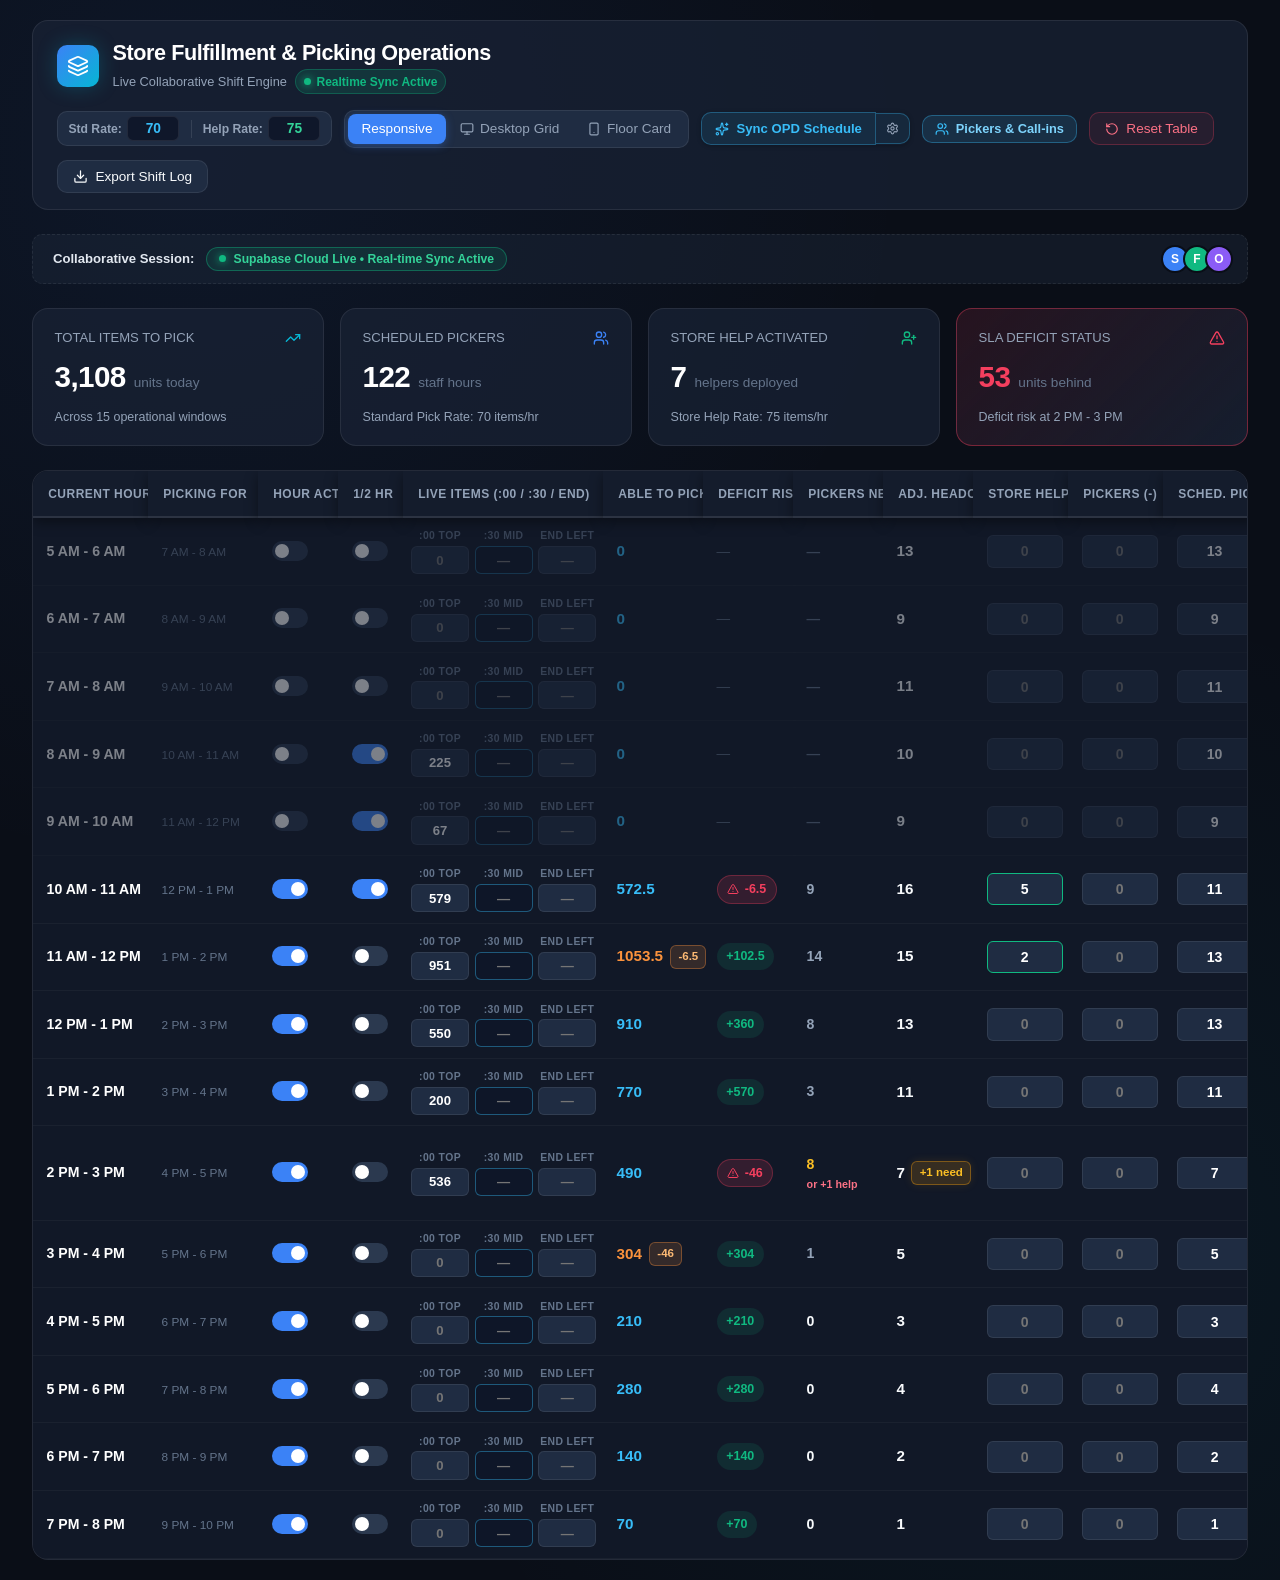
<file: backend/static_dashboard/index.html>
<!doctype html>
<html lang="en">
  <head>
    <meta charset="UTF-8" />
    <link rel="icon" type="image/svg+xml" href="./favicon.svg" />
    <meta name="viewport" content="width=device-width, initial-scale=1.0" />
    <title>business-decision-dashboard</title>
    <script type="module" crossorigin src="./assets/index-D41b5tpJ.js"></script>
    <link rel="stylesheet" crossorigin href="./assets/index-DRpdEIeo.css">
  </head>
  <body>
    <div id="root"></div>
  </body>
</html>
</file>
<file: backend/static_dashboard/assets/index-DRpdEIeo.css>
:root{--font-family:"Inter", -apple-system, BlinkMacSystemFont, "Segoe UI", Roboto, sans-serif;--bg-primary:#0a0e17;--bg-secondary:#111827;--bg-surface:#182234;--bg-surface-elevated:#1f2c42;--bg-glass:#182234bf;--border-subtle:#ffffff14;--border-focus:#3b82f6;--accent-cyan:#06b6d4;--accent-blue:#3b82f6;--accent-indigo:#6366f1;--accent-emerald:#10b981;--accent-amber:#f59e0b;--accent-rose:#f43f5e;--text-main:#f8fafc;--text-muted:#94a3b8;--text-dim:#64748b;--shadow-sm:0 1px 3px #0000004d;--shadow-md:0 4px 14px #0006;--shadow-lg:0 10px 25px #00000080;--glow-cyan:0 0 20px #06b6d440;--glow-danger:0 0 20px #f43f5e59;--radius-sm:6px;--radius-md:10px;--radius-lg:16px;--radius-full:9999px}*{box-sizing:border-box;-webkit-tap-highlight-color:transparent;margin:0;padding:0}body{font-family:var(--font-family);background:var(--bg-primary);color:var(--text-main);background-image:radial-gradient(circle at 15% 10%,#3b82f614 0%,#0000 40%),radial-gradient(circle at 85% 80%,#06b6d40f 0%,#0000 40%);min-height:100vh;line-height:1.5;overflow-x:hidden}::-webkit-scrollbar{width:8px;height:8px}::-webkit-scrollbar-track{background:var(--bg-secondary)}::-webkit-scrollbar-thumb{border-radius:var(--radius-full);background:#2a3850}::-webkit-scrollbar-thumb:hover{background:#3b4d6e}.glass-panel{background:var(--bg-glass);-webkit-backdrop-filter:blur(12px);border:1px solid var(--border-subtle);border-radius:var(--radius-lg)}@keyframes pulseSubtle{0%,to{opacity:1;transform:scale(1)}50%{opacity:.85;transform:scale(.99)}}@keyframes highlightFlash{0%{background-color:#3b82f64d}to{background-color:#0000}}.flash-update{animation:1.2s ease-out highlightFlash}.app-container{flex-direction:column;gap:1.5rem;max-width:1720px;min-height:100vh;margin:0 auto;padding:1.25rem 2rem;display:flex}.app-header{flex-wrap:wrap;justify-content:space-between;align-items:center;gap:1rem;padding:1rem 1.5rem;display:flex}.brand-section{align-items:center;gap:.85rem;display:flex}.brand-icon{border-radius:var(--radius-md);background:linear-gradient(135deg, var(--accent-blue), var(--accent-cyan));color:#fff;width:42px;height:42px;box-shadow:var(--glow-cyan);justify-content:center;align-items:center;display:flex}.brand-title{letter-spacing:-.02em;color:#fff;font-size:1.35rem;font-weight:700}.brand-subtitle{color:var(--text-muted);align-items:center;gap:.5rem;font-size:.8rem;display:flex}.live-badge{color:var(--accent-emerald);border-radius:var(--radius-full);background:#10b98126;border:1px solid #10b9814d;align-items:center;gap:.35rem;padding:.15rem .5rem;font-size:.75rem;font-weight:600;display:inline-flex}.live-dot{background:var(--accent-emerald);width:7px;height:7px;box-shadow:0 0 8px var(--accent-emerald);border-radius:50%;animation:1.8s infinite pulseSubtle}.header-actions{flex-wrap:wrap;align-items:center;gap:.75rem;display:flex}.view-mode-toggle{background:var(--bg-surface-elevated);border-radius:var(--radius-md);border:1px solid var(--border-subtle);padding:3px;display:flex}.toggle-btn{color:var(--text-muted);border-radius:calc(var(--radius-md) - 2px);cursor:pointer;background:0 0;border:none;align-items:center;gap:.4rem;padding:.45rem .85rem;font-size:.85rem;font-weight:500;transition:all .2s;display:flex}.toggle-btn.active{background:var(--accent-blue);color:#fff;box-shadow:0 2px 8px #3b82f659}.action-btn{background:var(--bg-surface-elevated);border:1px solid var(--border-subtle);color:var(--text-main);border-radius:var(--radius-md);cursor:pointer;align-items:center;gap:.45rem;padding:.5rem .95rem;font-size:.85rem;font-weight:500;transition:all .2s;display:flex}.action-btn:hover{background:#273750;border-color:#ffffff26}.action-btn.primary{background:linear-gradient(135deg, var(--accent-blue), #2563eb);color:#fff;border:none}.action-btn.primary:hover{filter:brightness(1.1)}.rates-config-group{background:var(--bg-surface-elevated);border-radius:var(--radius-md);border:1px solid var(--border-subtle);align-items:center;gap:.5rem;padding:.25rem .65rem;display:flex}.rate-item{align-items:center;gap:.35rem;display:flex}.rate-label-text{color:var(--text-muted);white-space:nowrap;font-size:.76rem;font-weight:600}.rate-input-box{border:1px solid var(--border-subtle);border-radius:var(--radius-sm);color:#38bdf8;text-align:center;appearance:textfield;background:#0f172a;width:52px;padding:.25rem .2rem;font-size:.86rem;font-weight:700}.rate-input-box::-webkit-outer-spin-button{-webkit-appearance:none;margin:0}.rate-input-box::-webkit-inner-spin-button{-webkit-appearance:none;margin:0}.rate-input-box:focus{border-color:var(--accent-blue);outline:none;box-shadow:0 0 0 2px #3b82f640}.rate-divider{background:#ffffff1a;width:1px;height:18px;margin:0 .2rem}.kpi-grid{grid-template-columns:repeat(auto-fit,minmax(220px,1fr));gap:1rem;display:grid}.kpi-card{flex-direction:column;gap:.5rem;padding:1.15rem 1.35rem;transition:transform .2s,border-color .2s;display:flex;position:relative;overflow:hidden}.kpi-card:hover{border-color:#ffffff26;transform:translateY(-2px)}.kpi-header{color:var(--text-muted);justify-content:space-between;align-items:center;font-size:.82rem;font-weight:500;display:flex}.kpi-value-row{align-items:baseline;gap:.5rem;display:flex}.kpi-value{letter-spacing:-.02em;color:#fff;font-size:1.85rem;font-weight:700}.kpi-unit{color:var(--text-dim);font-size:.85rem}.kpi-footer{color:var(--text-muted);align-items:center;gap:.4rem;font-size:.78rem;display:flex}.kpi-card.alert-card{background:linear-gradient(135deg,#f43f5e1f,#182234cc);border-color:#f43f5e66}.kpi-card.alert-card .kpi-value{color:var(--accent-rose)}.collaborator-bar{border:1px dashed var(--border-subtle);border-radius:var(--radius-md);color:var(--text-muted);background:#1e293b73;justify-content:space-between;align-items:center;padding:.65rem 1.25rem;font-size:.82rem;display:flex}.collaborator-avatars{align-items:center;gap:-6px;display:flex}.avatar-chip{color:#fff;border:2px solid var(--bg-primary);border-radius:50%;justify-content:center;align-items:center;width:28px;height:28px;margin-right:-6px;font-size:.75rem;font-weight:600;display:inline-flex}.grid-container{border-radius:var(--radius-lg);border:1px solid var(--border-subtle);background:var(--bg-secondary);overflow-x:auto}.ops-table{border-collapse:separate;border-spacing:0;text-align:left;table-layout:fixed;width:100%;font-size:.88rem}.ops-table thead{z-index:20;position:sticky;top:0}.ops-table th{color:var(--text-muted);text-transform:uppercase;letter-spacing:.04em;white-space:nowrap;z-index:20;background:#141c2c;border-bottom:2px solid #ffffff1a;padding:.85rem .95rem;font-size:.75rem;font-weight:600;position:sticky;top:0;box-shadow:0 4px 12px #0006}.ops-table td{vertical-align:middle;white-space:nowrap;border-bottom:1px solid #ffffff0a;height:58px;padding:.65rem .85rem}.ops-table tr:hover td{background:#ffffff05}.ops-table tr.row-disabled td{opacity:.45}.hour-badge{color:#fff;flex-direction:column;gap:2px;font-weight:600;display:flex}.hour-target{color:var(--text-dim);font-size:.74rem;font-weight:400}.table-input{background:var(--bg-surface-elevated);border:1px solid var(--border-subtle);color:#fff;border-radius:var(--radius-sm);text-align:center;appearance:textfield;width:76px;padding:.45rem .65rem;font-size:.88rem;font-weight:600;transition:all .2s}.table-input::-webkit-outer-spin-button{-webkit-appearance:none;margin:0}.table-input::-webkit-inner-spin-button{-webkit-appearance:none;margin:0}.table-input:focus{border-color:var(--accent-blue);outline:none;box-shadow:0 0 0 2px #3b82f640}.split-items-container{align-items:center;gap:.35rem;display:flex}.split-checkpoint-box{flex-direction:column;align-items:center;gap:2px;display:flex}.checkpoint-label{color:var(--text-dim);text-transform:uppercase;letter-spacing:.04em;font-size:.65rem;font-weight:700}.checkpoint-input{text-align:center;width:58px!important;padding:.35rem .3rem!important;font-size:.82rem!important}.checkpoint-input.active-half{background:#0f172ad9;border-color:#38bdf866}.checkpoint-input.active-half:focus{border-color:#38bdf8;box-shadow:0 0 0 2px #38bdf84d}.checkpoint-input.active-end{color:#fda4af;background:#0f172ad9;border-color:#f43f5e80;font-weight:600}.checkpoint-input.active-end:focus{border-color:#f43f5e;box-shadow:0 0 0 2px #f43f5e4d}.velocity-pill-group{flex-direction:column;gap:3px;display:flex}.velocity-pill{border-radius:var(--radius-sm);color:#34d399;white-space:nowrap;background:#10b98126;border:1px solid #10b98159;align-items:center;gap:.2rem;padding:.1rem .3rem;font-size:.65rem;font-weight:700;display:inline-flex}.velocity-pill.slow{color:#fbbf24;background:#f59e0b26;border-color:#f59e0b59}.toggle-switch{width:36px;height:20px;display:inline-block;position:relative}.toggle-switch input{opacity:0;width:0;height:0}.toggle-slider{cursor:pointer;background-color:#2b394f;border-radius:20px;transition:all .2s;position:absolute;inset:0}.toggle-slider:before{content:"";background-color:#fff;border-radius:50%;width:14px;height:14px;transition:all .2s;position:absolute;bottom:3px;left:3px}.toggle-switch input:checked+.toggle-slider{background-color:var(--accent-blue)}.toggle-switch input:checked+.toggle-slider:before{transform:translate(16px)}.headcount-cell{align-items:center;gap:.4rem;display:flex}.headcount-number{color:#f8fafc;font-size:.95rem;font-weight:700}.picker-shortage-badge{border-radius:var(--radius-sm);color:#fbbf24;cursor:help;background:#f59e0b29;border:1px solid #f59e0b61;align-items:center;gap:.15rem;padding:.15rem .45rem;font-size:.72rem;font-weight:700;transition:all .2s;display:inline-flex;box-shadow:0 0 10px #f59e0b1f}.picker-shortage-badge:hover{background:#f59e0b47;border-color:#f59e0ba6;transform:translateY(-1px)}.capacity-cell{align-items:center;gap:.45rem;display:flex}.capacity-number{color:#38bdf8;font-size:.95rem;font-weight:700}.capacity-cell.adjusted-down .capacity-number{color:#fb923c}.capacity-adjusted-badge{border-radius:var(--radius-sm);color:#fdba74;cursor:help;background:#fb923c26;border:1px solid #fb923c59;justify-content:center;align-items:center;padding:.15rem .45rem;font-size:.72rem;font-weight:700;transition:all .2s;display:inline-flex;position:relative}.capacity-adjusted-badge:hover{background:#fb923c40;border-color:#fb923c99;transform:translateY(-1px)}.custom-tooltip-wrapper{display:inline-flex;position:relative}tbody tr:hover{z-index:30;position:relative}.custom-tooltip-card{visibility:hidden;opacity:0;border-radius:var(--radius-md);z-index:1000;pointer-events:none;white-space:normal;border:1px solid #ffffff29;min-width:220px;max-width:280px;padding:.65rem .9rem;transition:opacity .2s cubic-bezier(.16,1,.3,1),transform .2s cubic-bezier(.16,1,.3,1);position:absolute;bottom:calc(100% + 8px);left:50%;transform:translate(-50%)translateY(4px);box-shadow:0 12px 30px #000c,0 0 15px #fbbf2426;background:#1e293b!important}.custom-tooltip-card:after{content:"";border:5px solid #0000;border-top-color:#1e293b;position:absolute;top:100%;left:50%;transform:translate(-50%)}.custom-tooltip-card.tooltip-downward{top:calc(100% + 8px);bottom:auto;transform:translate(-50%)translateY(-4px)}.custom-tooltip-card.tooltip-downward:after{border-color:#0000 #0000 #1e293b;top:auto;bottom:100%}.custom-tooltip-wrapper:hover .custom-tooltip-card{visibility:visible;opacity:1;transform:translate(-50%)translateY(0)}.tooltip-title{color:#fdba74;align-items:center;gap:.35rem;margin-bottom:.25rem;font-size:.76rem;font-weight:700;display:flex}.tooltip-body{color:#cbd5e1;font-size:.73rem;line-height:1.35}.tooltip-meta{color:var(--text-dim);border-top:1px solid #ffffff14;justify-content:space-between;margin-top:.35rem;padding-top:.3rem;font-size:.7rem;display:flex}.store-help-tooltip-wrapper{display:inline-flex;position:relative}.store-help-tooltip-wrapper .custom-tooltip-card{border-color:#10b9814d;min-width:210px;left:auto;right:0;transform:translateY(4px);box-shadow:0 12px 30px #000000d9,0 0 16px #10b98133}.store-help-tooltip-wrapper .custom-tooltip-card:after{left:auto;right:18px;transform:none}.store-help-tooltip-wrapper:hover .custom-tooltip-card{transform:translateY(0)}.store-help-tooltip-wrapper .custom-tooltip-card.tooltip-downward{transform:translateY(-4px)}.store-help-tooltip-wrapper:hover .custom-tooltip-card.tooltip-downward{transform:translateY(0)}.deficit-pill{border-radius:var(--radius-full);color:var(--accent-rose);background:#f43f5e26;border:1px solid #f43f5e4d;align-items:center;gap:.35rem;padding:.25rem .6rem;font-size:.78rem;font-weight:600;display:inline-flex}.surplus-pill{border-radius:var(--radius-full);color:var(--accent-emerald);background:#10b9811f;align-items:center;padding:.25rem .6rem;font-size:.78rem;font-weight:600;display:inline-flex}.roster-tags-container{flex-wrap:wrap;align-items:center;gap:.35rem;max-width:100%;padding:3px 0;display:flex}.roster-chip{background:var(--bg-surface-elevated);border:1px solid var(--border-subtle);color:var(--text-main);border-radius:var(--radius-full);cursor:pointer;align-items:center;gap:.3rem;padding:.2rem .55rem;font-size:.72rem;font-weight:500;transition:background .15s;display:inline-flex}.roster-chip:hover{background:#2a3c57}.roster-chip.removeable{color:#bfdbfe;background:#3b82f626;border-color:#3b82f64d}.chip-remove{opacity:.6;font-size:.9rem}.chip-remove:hover{opacity:1}.add-picker-btn{border:1px dashed var(--border-subtle);color:var(--text-dim);border-radius:var(--radius-full);cursor:pointer;background:0 0;padding:.2rem .45rem;font-size:.72rem}.add-picker-btn:hover{color:var(--text-main);border-color:var(--accent-blue)}.mobile-cards-stream{flex-direction:column;gap:1rem;display:none}.mobile-slot-card{border-radius:var(--radius-lg);border:1px solid var(--border-subtle);background:var(--bg-surface);flex-direction:column;gap:1rem;padding:1.25rem;display:flex}.mobile-slot-header{justify-content:space-between;align-items:center;display:flex}.mobile-card-grid{grid-template-columns:1fr 1fr;gap:.85rem;display:grid}.mobile-input-group{flex-direction:column;gap:.3rem;display:flex}.mobile-input-label{color:var(--text-muted);font-size:.75rem}.modal-backdrop{-webkit-backdrop-filter:blur(4px);backdrop-filter:blur(4px);z-index:1000;background:#000000b3;justify-content:center;align-items:center;padding:1rem;display:flex;position:fixed;inset:0}.modal-content{background:var(--bg-secondary);border:1px solid var(--border-subtle);border-radius:var(--radius-lg);width:100%;max-width:460px;box-shadow:var(--shadow-lg);flex-direction:column;gap:1.25rem;padding:1.5rem;display:flex}.modal-header{justify-content:space-between;align-items:center;display:flex}.modal-title{font-size:1.1rem;font-weight:600}.close-btn{color:var(--text-muted);cursor:pointer;background:0 0;border:none;font-size:1.2rem}.roster-picker-list{flex-wrap:wrap;gap:.5rem;max-height:240px;display:flex;overflow-y:auto}.roster-select-chip{background:var(--bg-surface-elevated);border:1px solid var(--border-subtle);color:var(--text-main);border-radius:var(--radius-full);cursor:pointer;padding:.45rem .85rem;font-size:.82rem;transition:all .2s}.roster-select-chip.selected{background:var(--accent-blue);color:#fff;border-color:var(--accent-blue)}.ops-table td.store-help-cell{white-space:normal;padding:.45rem .65rem}.roster-chip.help-chip{color:#a7f3d0;border-radius:var(--radius-full);cursor:pointer;-webkit-user-select:none;user-select:none;background:#10b98124;border-color:#10b98161;align-items:center;gap:.25rem;padding:.22rem .55rem;font-size:.74rem;font-weight:500;transition:all .15s;display:inline-flex}.roster-chip.help-chip:hover{background:#10b98140;border-color:#10b98199;box-shadow:0 0 8px #10b98133}.roster-chip.help-chip .chip-name{letter-spacing:.01em;font-weight:500}.roster-chip.help-chip .chip-remove{opacity:.65;border-radius:50%;justify-content:center;align-items:center;margin-left:.15rem;padding:0 2px;font-size:.85rem;line-height:1;transition:opacity .15s,color .15s;display:inline-flex}.roster-chip.help-chip .chip-remove:hover{opacity:1;color:#f87171}.compact-add-btn{cursor:pointer;transition:all .15s;color:var(--text-muted)!important;border-radius:var(--radius-full)!important;background:#ffffff0a!important;border:1px dashed #ffffff40!important;padding:.18rem .5rem!important;font-size:.72rem!important;font-weight:600!important}.compact-add-btn:hover{color:#7dd3fc!important;background:#38bdf81f!important;border-color:#38bdf880!important}.chip-job-tag{color:#7dd3fc;text-transform:uppercase;letter-spacing:.02em;background:#38bdf82e;border:1px solid #38bdf84d;border-radius:4px;padding:.05rem .3rem;font-size:.65rem;font-weight:600}.sync-schedule-btn{color:#38bdf8;border-radius:var(--radius-md);cursor:pointer;background:#0ea5e926;border:1px solid #38bdf866;align-items:center;gap:.45rem;padding:.35rem .75rem;font-size:.8rem;font-weight:600;transition:all .2s;display:inline-flex;position:relative}.sync-schedule-btn:hover{background:#0ea5e940;border-color:#38bdf8;box-shadow:0 0 12px #38bdf84d}.sync-active-dot{background:#10b981;border-radius:50%;width:7px;height:7px;box-shadow:0 0 8px #10b981}.store-help-modal-content{flex-direction:column;max-height:88vh;display:flex;max-width:680px!important}.store-help-modal-scrollable{flex-direction:column;gap:1rem;max-height:calc(88vh - 175px);padding-right:4px;display:flex;overflow-y:auto}.store-help-search-input{background:var(--bg-surface-elevated);border:1px solid var(--border-subtle);color:#fff;border-radius:var(--radius-md);outline:none;width:100%;padding:.55rem .85rem;font-size:.85rem}.store-help-search-input:focus{border-color:#38bdf8;box-shadow:0 0 0 2px #38bdf840}.dept-pill-btn{color:#94a3b8;cursor:pointer;white-space:nowrap;background:#ffffff0f;border:1px solid #ffffff24;border-radius:9999px;padding:.2rem .55rem;font-size:.72rem;font-weight:600;transition:all .15s}.dept-pill-btn:hover{color:#e0f2fe;background:#38bdf826;border-color:#38bdf866}.dept-pill-btn.active{color:#38bdf8;background:#38bdf840;border-color:#38bdf8;box-shadow:0 0 8px #38bdf840}.store-help-candidates-grid{grid-template-columns:repeat(auto-fill,minmax(260px,1fr));gap:.65rem;max-height:260px;padding-right:4px;display:grid;overflow-y:auto}.candidate-card{border-radius:var(--radius-md);background:var(--bg-surface-elevated);border:1px solid var(--border-subtle);cursor:pointer;text-align:left;flex-direction:column;gap:.3rem;padding:.65rem .85rem;transition:all .15s;display:flex}.candidate-card:hover{background:#ffffff0f;border-color:#38bdf866}.candidate-card.selected{background:#10b98126;border-color:#10b9818c;box-shadow:0 0 10px #10b98126}.candidate-header{justify-content:space-between;align-items:center;display:flex}.candidate-name{color:#fff;font-size:.88rem;font-weight:600}.candidate-job-badge{color:#7dd3fc;background:#38bdf826;border-radius:4px;padding:.1rem .4rem;font-size:.68rem;font-weight:600}.candidate-shift{color:var(--text-dim);font-size:.72rem}.segregated-backroom-section{border-radius:var(--radius-lg);background:#6366f10d;border:1px solid #6366f147;padding:.85rem 1rem;box-shadow:0 4px 14px #0003}.backroom-candidate-card{background:#1e1b4b59!important;border:1px solid #6366f147!important}.backroom-candidate-card:hover{background:#312e8173!important;border-color:#818cf8a6!important}.backroom-candidate-card.selected-backroom{background:#10b9812e!important;border-color:#10b981a6!important;box-shadow:0 0 10px #10b98140!important}.candidate-backroom-badge{color:#c7d2fe;background:#6366f133;border:1px solid #6366f159;border-radius:4px;padding:.1rem .45rem;font-size:.68rem;font-weight:600}.roster-chip.help-chip.backroom-help-chip{color:#e0e7ff;background:#6366f138;border-color:#818cf88c}.roster-chip.help-chip.backroom-help-chip:hover{background:#6366f159;border-color:#818cf8}.sync-modal-dropzone{border-radius:var(--radius-lg);text-align:center;cursor:pointer;background:#0f172a99;border:2px dashed #38bdf866;flex-direction:column;align-items:center;gap:.75rem;padding:2rem 1.5rem;transition:all .2s;display:flex}.sync-modal-dropzone:hover{background:#0f172ae6;border-color:#38bdf8}.sync-modal-dropzone p{color:var(--text-muted);margin:0;font-size:.85rem}.sync-quick-actions{justify-content:space-between;align-items:center;gap:.75rem;margin-top:.5rem;display:flex}@media (width<=1024px){.app-container{padding:1rem}}@media (width<=768px){.grid-container{display:none}.mobile-cards-stream{display:flex}}.cloud-status-pill{cursor:pointer;color:var(--text-main);background:#ffffff0d;border:1px solid #ffffff1f;border-radius:9999px;align-items:center;gap:.45rem;padding:.25rem .75rem;font-size:.76rem;font-weight:600;text-decoration:none;transition:all .2s;display:inline-flex}.cloud-status-pill:hover{filter:brightness(1.1);transform:translateY(-1px)}.cloud-status-pill.connected{color:#34d399;background:#10b9811f;border-color:#10b98166}.cloud-status-pill.local{color:#fbbf24;background:#f59e0b1a;border-color:#f59e0b59}.pulse-dot{background-color:#10b981;border-radius:50%;width:7px;height:7px;animation:2s infinite pulseAnimation;display:inline-block;box-shadow:0 0 8px #10b981}@keyframes pulseAnimation{0%{transform:scale(.95);box-shadow:0 0 #10b981b3}70%{transform:scale(1);box-shadow:0 0 0 6px #10b98100}to{transform:scale(.95);box-shadow:0 0 #10b98100}}.reset-btn{color:#fb7185;background:#f43f5e14;border:1px solid #f43f5e47;align-items:center;gap:.45rem;transition:all .2s;display:inline-flex}.reset-btn:hover{color:#fda4af;background:#f43f5e29;border-color:#f43f5e80;transform:translateY(-1px)}.reset-modal-content{max-width:520px}.reset-modal-icon{border-radius:var(--radius-md);background:#f43f5e1f;border:1px solid #f43f5e4d;flex-shrink:0;justify-content:center;align-items:center;width:38px;height:38px;display:flex}.reset-modal-body{flex-direction:column;gap:.85rem;display:flex}.reset-option-card{background:var(--bg-surface);border:1px solid var(--border-subtle);border-radius:var(--radius-md);cursor:pointer;text-align:left;flex-direction:column;gap:.5rem;padding:1.1rem 1.25rem;transition:all .2s;display:flex}.reset-option-card:hover{border-color:var(--accent-blue);background:#3b82f612;transform:translateY(-1px)}.reset-option-card.danger:hover{background:#f43f5e14;border-color:#f43f5e}.reset-option-title{align-items:center;gap:.5rem;font-size:.95rem;display:flex}.reset-option-desc{color:var(--text-muted);margin:0;font-size:.82rem;line-height:1.45}.reset-option-note{color:#38bdf8;border-radius:var(--radius-sm);background:#38bdf814;border:1px solid #38bdf833;margin-top:.25rem;padding:.4rem .65rem;font-size:.76rem;display:inline-block}.reset-option-note.danger{color:#fb7185;background:#f43f5e14;border-color:#f43f5e40}.recommended-badge{color:#38bdf8;border-radius:var(--radius-full);text-transform:uppercase;letter-spacing:.04em;background:#38bdf826;border:1px solid #38bdf859;margin-left:auto;padding:.15rem .5rem;font-size:.68rem;font-weight:700}.mobile-slot-card.card-disabled{opacity:.55;border-style:dashed}.mobile-card-toggles{border:1px solid var(--border-subtle);border-radius:var(--radius-md);background:#ffffff08;justify-content:space-between;align-items:center;gap:.75rem;padding:.65rem .85rem;display:flex}.mobile-toggle-badge{align-items:center;gap:.6rem;display:flex}.mobile-toggle-label{color:var(--text-main);font-size:.8rem;font-weight:600}.mobile-checkpoints-card{border:1px solid var(--border-subtle);border-radius:var(--radius-md);background:#0f172a8c;flex-direction:column;gap:.55rem;padding:.85rem;display:flex}.mobile-checkpoints-header{flex-wrap:wrap;justify-content:space-between;align-items:center;gap:.5rem;display:flex}.mobile-split-items{grid-template-columns:1fr 1fr 1fr;gap:.55rem;width:100%;display:grid}.mobile-split-items .split-checkpoint-box{width:100%}.mobile-split-items .checkpoint-input{width:100%!important;padding:.5rem .3rem!important;font-size:.95rem!important}.mobile-metric-display{border:1px solid var(--border-subtle);border-radius:var(--radius-sm);color:#38bdf8;background:#ffffff0a;justify-content:center;align-items:center;min-height:38px;padding:.45rem .6rem;font-size:.88rem;font-weight:600;display:flex}.toast-notification{border:1px solid var(--accent-blue);color:#fff;border-radius:var(--radius-md);z-index:2000;-webkit-backdrop-filter:blur(8px);backdrop-filter:blur(8px);background:#0f172af2;align-items:center;gap:.5rem;padding:.8rem 1.25rem;font-size:.88rem;font-weight:500;animation:.25s ease-out slideUpToast;display:flex;position:fixed;bottom:1.5rem;right:1.5rem;box-shadow:0 8px 24px #0009,0 0 12px #3b82f64d}@keyframes slideUpToast{0%{opacity:0;transform:translateY(14px)}to{opacity:1;transform:translateY(0)}}.sync-button-group{border-radius:var(--radius-md);align-items:center;display:inline-flex;box-shadow:0 1px 4px #00000040}.sync-schedule-btn{color:#38bdf8;cursor:pointer;background:#38bdf81a;border:1px solid #38bdf852;align-items:center;gap:.45rem;padding:.5rem .85rem;font-size:.82rem;font-weight:600;transition:all .2s;display:inline-flex;position:relative;border-top-right-radius:0!important;border-bottom-right-radius:0!important}.sync-schedule-btn:hover{color:#7dd3fc;background:#38bdf833;border-color:#38bdf88c}.sync-schedule-btn.loading{opacity:.75;cursor:wait}.sync-options-btn{color:#94a3b8;cursor:pointer;background:#38bdf814;border:1px solid #38bdf852;justify-content:center;align-items:center;padding:.5rem .6rem;transition:all .2s;display:flex;border-left:none!important;border-top-left-radius:0!important;border-bottom-left-radius:0!important}.sync-options-btn:hover{color:#f8fafc;background:#38bdf833}.sync-active-dot{background:#38bdf8;border-radius:50%;width:6px;height:6px;margin-left:3px;display:inline-block;box-shadow:0 0 6px #38bdf8}.spin-icon{animation:1s linear infinite spin}@keyframes spin{0%{transform:rotate(0)}to{transform:rotate(360deg)}}.recent-schedules-container{flex-direction:column;gap:.35rem;display:flex}.recent-schedules-grid{grid-template-columns:1fr 1fr;gap:.65rem;display:grid}@media (width<=600px){.recent-schedules-grid{grid-template-columns:1fr}}.schedule-choice-card{border-radius:var(--radius-md);cursor:pointer;background:#0f172ab3;border:1px solid #ffffff1a;flex-direction:column;justify-content:space-between;gap:.55rem;padding:.75rem .85rem;transition:all .22s;display:flex;position:relative}.schedule-choice-card:hover{background:#1e293bd9;border-color:#38bdf873;transform:translateY(-2px);box-shadow:0 4px 14px #00000059}.schedule-choice-card.active{background:#0ea5e914;border-color:#38bdf8;box-shadow:0 0 16px #38bdf833}.schedule-choice-header{justify-content:space-between;align-items:center;display:flex}.choice-badge{text-transform:uppercase;letter-spacing:.03em;border-radius:4px;padding:.15rem .45rem;font-size:.68rem;font-weight:700}.choice-badge.badge-latest{color:#38bdf8;background:#38bdf833;border:1px solid #38bdf866}.choice-badge.badge-prev{color:#cbd5e1;background:#94a3b826;border:1px solid #94a3b84d}.active-tag{color:#34d399;background:#10b98126;border:1px solid #10b98159;border-radius:4px;padding:.15rem .4rem;font-size:.68rem;font-weight:700}.schedule-choice-body{flex-direction:column;gap:.3rem;display:flex}.schedule-choice-title{color:#f8fafc;white-space:nowrap;text-overflow:ellipsis;font-size:.86rem;font-weight:600;overflow:hidden}.schedule-choice-meta{color:var(--text-dim);flex-wrap:wrap;align-items:center;gap:.5rem;font-size:.72rem;display:flex}.schedule-choice-preview{flex-wrap:wrap;align-items:center;gap:.25rem;margin-top:.15rem;display:flex}.slot-mini-pill{color:#cbd5e1;background:#ffffff0f;border:1px solid #ffffff0f;border-radius:3px;padding:.1rem .3rem;font-size:.65rem}.slot-mini-pill strong{color:#38bdf8}.select-schedule-btn{border-radius:var(--radius-sm);justify-content:center;align-items:center;width:100%;margin-top:.2rem;padding:.38rem .6rem;font-size:.76rem;font-weight:600;display:flex}.select-schedule-btn.loaded{color:#34d399;cursor:default;background:#10b98126;border:1px solid #10b98166}.suggest-support-action-btn{color:#fb7185;cursor:pointer;white-space:nowrap;background:#f43f5e29;border:1px solid #f43f5e73;border-radius:9999px;align-items:center;gap:.3rem;padding:.22rem .55rem;font-size:.72rem;font-weight:700;transition:all .2s;animation:2.2s infinite pulseSubtleAlert;display:inline-flex}.suggest-support-action-btn:hover{color:#fda4af;background:#f43f5e47;border-color:#f43f5e;transform:translateY(-1px)}@keyframes pulseSubtleAlert{0%{box-shadow:0 0 #f43f5e73}70%{box-shadow:0 0 0 6px #f43f5e00}to{box-shadow:0 0 #f43f5e00}}.roster-attendance-nav-btn{color:#7dd3fc;border-radius:var(--radius-md);cursor:pointer;background:#38bdf81f;border:1px solid #38bdf859;align-items:center;gap:.45rem;padding:.35rem .75rem;font-size:.8rem;font-weight:600;transition:all .2s;display:inline-flex;position:relative}.roster-attendance-nav-btn:hover{color:#bae6fd;background:#38bdf838;border-color:#38bdf8;box-shadow:0 0 12px #38bdf840}.roster-attendance-nav-btn.has-callins{color:#fda4af;background:#f43f5e24;border-color:#f43f5e73}.roster-attendance-nav-btn.has-callins:hover{background:#f43f5e3d;border-color:#f43f5e;box-shadow:0 0 12px #f43f5e4d}.nav-callin-badge{color:#fff;border-radius:var(--radius-full);background:#f43f5e;padding:.1rem .38rem;font-size:.68rem;font-weight:700;line-height:1.1;box-shadow:0 0 8px #f43f5e80}.ops-table td.live-items-cell{padding:.65rem .5rem}.sched-picker-cell-container{justify-content:center;align-items:center;display:inline-flex;position:relative}.input-has-callin{cursor:help;font-weight:700;box-shadow:0 0 0 1px #f43f5e40;color:#f87171!important;background:#f43f5e14!important;border-color:#f43f5ea6!important}.input-has-callin:hover,.input-has-callin:focus{box-shadow:0 0 10px #f43f5e73;border-color:#f43f5e!important}.roster-modal-content{background:#111827;border:1px solid #ffffff1f;flex-direction:column;gap:.85rem;display:flex;box-shadow:0 20px 45px #000000d9,0 0 20px #38bdf826}.roster-stats-banner{border-radius:var(--radius-md);background:#ffffff08;border:1px solid #ffffff14;justify-content:space-around;align-items:center;padding:.75rem 1rem;display:flex}.roster-stat-item{flex-direction:column;align-items:center;gap:.15rem;display:flex}.roster-stat-num{color:#f8fafc;font-size:1.25rem;font-weight:800;line-height:1}.roster-stat-label{color:var(--text-dim);text-transform:uppercase;letter-spacing:.03em;font-size:.7rem;font-weight:600}.roster-stat-divider{background:#ffffff14;width:1px;height:28px}.roster-controls-row{flex-wrap:wrap;align-items:center;gap:.65rem;display:flex}.roster-controls-row .store-help-search-input{flex:1;min-width:240px}.roster-filter-pills{gap:.35rem;display:flex}.roster-associates-list{flex-direction:column;gap:.55rem;max-height:440px;padding-right:.25rem;display:flex;overflow-y:auto}.roster-associate-card{border-radius:var(--radius-md);background:#ffffff06;border:1px solid #ffffff12;justify-content:space-between;align-items:center;gap:.85rem;padding:.65rem .9rem;transition:all .2s;display:flex}.roster-associate-card:hover{background:#ffffff0b;border-color:#38bdf84d}.roster-associate-card.sick-card{background:#f43f5e0f;border-color:#f43f5e47}.roster-card-left{flex:1;align-items:center;gap:.75rem;min-width:0;display:flex}.roster-avatar{color:#7dd3fc;background:#38bdf826;border:1px solid #38bdf866;border-radius:50%;flex-shrink:0;justify-content:center;align-items:center;width:38px;height:38px;font-size:.82rem;font-weight:700;display:flex}.roster-avatar.sick-avatar{color:#fda4af;background:#f43f5e26;border-color:#f43f5e66}.roster-card-info{flex-direction:column;flex:1;gap:.25rem;min-width:0;display:flex}.roster-card-name-row{align-items:center;gap:.5rem;display:flex}.roster-card-name{color:#f1f5f9;font-size:.9rem;font-weight:600}.roster-card-name.strikethrough{color:#94a3b8;text-decoration:line-through}.roster-hours-pill{color:#38bdf8;background:#38bdf81f;border-radius:4px;padding:.08rem .4rem;font-size:.68rem;font-weight:600}.roster-card-details{flex-wrap:wrap;align-items:center;gap:.5rem;display:flex}.roster-detail-chip{color:#cbd5e1;font-size:.73rem}.roster-detail-chip strong{color:#f8fafc}.roster-detail-chip.lunch-chip strong{color:#fbbf24}.roster-hour-tags-strip{flex-wrap:wrap;align-items:center;gap:.25rem;margin-top:.15rem;display:flex}.hour-strip-label{color:var(--text-dim);margin-right:.15rem;font-size:.68rem;font-weight:600}.roster-hour-tag{color:#94a3b8;background:#ffffff0d;border:1px solid #ffffff17;border-radius:3px;padding:.04rem .28rem;font-family:monospace;font-size:.64rem}.roster-hour-tag.hour-tag-disabled{opacity:.4;text-decoration:line-through}.callin-toggle-action-btn{border-radius:var(--radius-md);cursor:pointer;border:1px solid #0000;flex-direction:column;justify-content:center;align-items:center;min-width:145px;padding:.4rem .75rem;transition:all .2s;display:flex}.callin-toggle-action-btn.is-active{color:#34d399;background:#10b9811f;border-color:#10b98159}.callin-toggle-action-btn.is-active:hover{color:#fb7185;background:#f43f5e29;border-color:#f43f5e73}.callin-toggle-action-btn.is-sick{color:#fda4af;background:#f43f5e2e;border-color:#f43f5e80}.callin-toggle-action-btn.is-sick:hover{color:#34d399;background:#10b98129;border-color:#10b98173}.btn-main-label{font-size:.78rem;font-weight:700;line-height:1.2}.btn-sub-label{opacity:.75;margin-top:.1rem;font-size:.65rem}.roster-modal-footer{border-top:1px solid #ffffff14;justify-content:space-between;align-items:center;padding-top:.75rem;display:flex}
</file>
